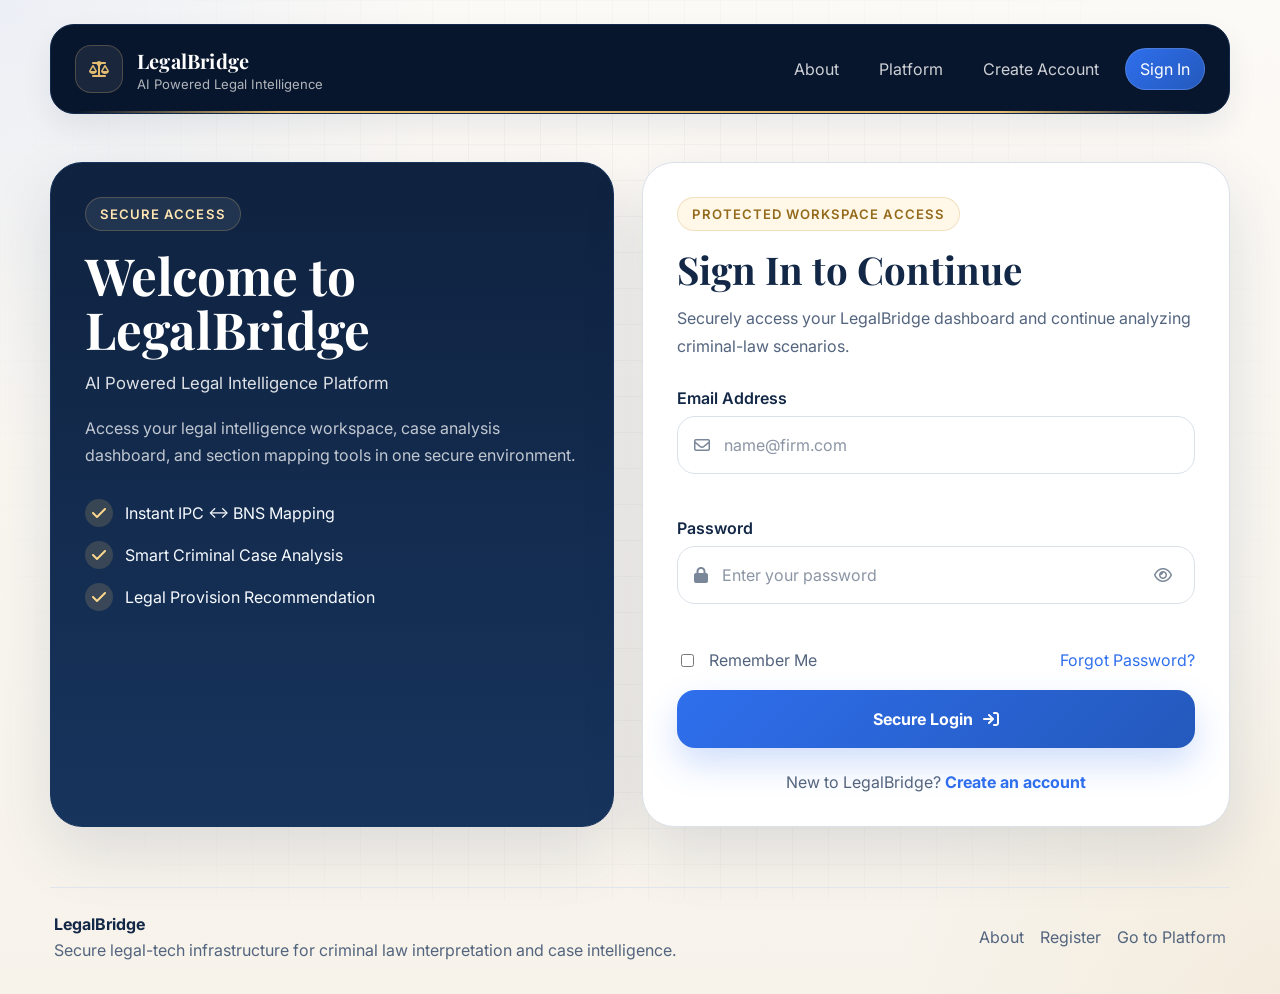
<file: frontend/index.html>
<!DOCTYPE html>
<html lang="en">
<head>
  <meta charset="UTF-8">
  <meta name="viewport" content="width=device-width, initial-scale=1.0">
  <title>LegalBridge | Legal Mapping Platform</title>
  <link rel="preconnect" href="https://fonts.googleapis.com">
  <link rel="preconnect" href="https://fonts.gstatic.com" crossorigin>
  <link href="https://fonts.googleapis.com/css2?family=Playfair+Display:wght@600;700&family=Inter:wght@400;500;600;700&display=swap" rel="stylesheet">
  <link rel="stylesheet" href="https://cdnjs.cloudflare.com/ajax/libs/font-awesome/6.5.2/css/all.min.css">
  <link rel="stylesheet" href="./auth.css">
  <link rel="stylesheet" href="./styles.css">
  <script>
    if (window.localStorage.getItem('legalbridge_logged_in') !== 'true') {
      window.location.replace('signin.html');
    }
  </script>
</head>
<body class="platform-page">
  <div class="page-shell">
    <header class="site-header">
      <nav class="navbar">
        <a class="brand" href="./index.html">
          <span class="brand-mark"><i class="fa-solid fa-scale-balanced"></i></span>
          <span class="brand-copy">
            <strong>LegalBridge</strong>
            <small>Indian Legal Mapping Platform</small>
          </span>
        </a>
        <button class="nav-toggle" type="button" aria-label="Toggle navigation" data-nav-toggle>
          <i class="fa-solid fa-bars"></i>
        </button>
        <div class="nav-links" data-nav-menu>
          <a href="./about.html">About</a>
          <a href="#workspace-tools">Workspace</a>
          <span class="nav-user" data-current-user>Guest</span>
          <button class="nav-logout" type="button" onclick="logoutUser()">Log Out</button>
        </div>
      </nav>
    </header>

    <main class="platform-main">
      <section class="workspace-header">
        <div class="workspace-header-copy">
          <h1>Legal Section Mapping Workspace</h1>
          <p>Search, compare, and browse IPC and Bharatiya Nyaya Sanhita provisions.</p>
        </div>
      </section>

      <section class="content-section workspace-section" id="workspace-tools">

        <div class="tabs-shell glass-panel">
          <div class="tabs">
            <button class="tab active" onclick="switchTab('lookup')">
              <i class="fa-solid fa-magnifying-glass"></i>
              <span>Section Lookup</span>
            </button>
            <button class="tab" onclick="switchTab('search')">
              <i class="fa-solid fa-book"></i>
              <span>Browse Sections</span>
            </button>
          </div>

          <div class="panel active" id="tab-lookup">
            <div class="lookup-grid">
              <article class="tool-card glass-panel">
                <div class="tool-card-header ipc-theme">
                  <span class="tool-icon"><i class="fa-solid fa-landmark"></i></span>
                  <div>
                    <h3>IPC to BNS Mapping</h3>
                    <p>Find the Bharatiya Nyaya Sanhita equivalent for a selected IPC section.</p>
                  </div>
                </div>
                <div class="tool-card-body">
                  <div class="compare-section-input">
                    <input type="text" id="ipcLookupInput" placeholder="IPC Section (e.g. 302, 376, 498A)" onkeydown="if(event.key==='Enter') performLookup('ipc')">
                    <button class="lookup-action ipc-action" onclick="performLookup('ipc')">Look Up</button>
                  </div>
                  <div id="ipcLookupResult">
                    <div class="empty-state">
                      <div class="icon"><i class="fa-solid fa-magnifying-glass"></i></div>
                      <p>Enter an IPC section number to see its mapped BNS equivalent.</p>
                    </div>
                  </div>
                </div>
              </article>

              <article class="tool-card glass-panel">
                <div class="tool-card-header bns-theme">
                  <span class="tool-icon"><i class="fa-solid fa-book-journal-whills"></i></span>
                  <div>
                    <h3>BNS to IPC Mapping</h3>
                    <p>Check the related IPC reference for a selected Bharatiya Nyaya Sanhita section.</p>
                  </div>
                </div>
                <div class="tool-card-body">
                  <div class="compare-section-input">
                    <input type="text" id="bnsLookupInput" placeholder="BNS Section (e.g. 103, 64, 318)" onkeydown="if(event.key==='Enter') performLookup('bns')">
                    <button class="lookup-action bns-action" onclick="performLookup('bns')">Look Up</button>
                  </div>
                  <div id="bnsLookupResult">
                    <div class="empty-state">
                      <div class="icon"><i class="fa-solid fa-magnifying-glass"></i></div>
                      <p>Enter a BNS section number to trace its related IPC provision.</p>
                    </div>
                  </div>
                </div>
              </article>
            </div>
          </div>

          <div class="panel" id="tab-search">
            <div class="search-panel-inner">
              <div class="search-intro">
                <h2>Browse All Sections</h2>
                <p>Search across IPC and BNS sections by keyword, title, or section number.</p>
              </div>

              <div class="search-bar-row">
                <input type="text" class="search-input" id="browseInput" placeholder="Search by keyword, title, or section number" oninput="browseSearch()" onkeydown="if(event.key==='Enter') browseSearch()">
                <button class="search-btn" onclick="browseSearch()">Search</button>
              </div>

              <div class="filter-row">
                <button class="filter-chip active" onclick="setFilter('all', this)">All Sections</button>
                <button class="filter-chip" onclick="setFilter('ipc', this)">IPC Only</button>
                <button class="filter-chip" onclick="setFilter('bns', this)">BNS Only</button>
                <button class="filter-chip" onclick="setFilter('new', this)">New in BNS</button>
                <button class="filter-chip" onclick="setFilter('deleted', this)">Deleted in BNS</button>
              </div>

              <div id="browseResults">
                <div class="no-results">
                  <div class="icon"><i class="fa-solid fa-book-open"></i></div>
                  <p>Type a keyword to search through IPC and BNS sections.</p>
                </div>
              </div>
            </div>
          </div>
        </div>
      </section>
    </main>

    <footer class="site-footer">
      <div>
        <strong>LegalBridge</strong>
        <span>Structured legal section mapping for Indian criminal law workflows.</span>
      </div>
      <div class="footer-links">
        <a href="./about.html">About</a>
        <a href="./signup.html">Register</a>
        <a href="./signin.html">Sign In</a>
      </div>
    </footer>
  </div>

  <div class="section-modal-backdrop" id="sectionDetailModal" aria-hidden="true" onclick="handleSectionModalBackdrop(event)">
    <section class="section-detail-modal" role="dialog" aria-modal="true" aria-labelledby="sectionModalTitle">
      <div class="section-modal-header">
        <div class="section-modal-heading">
          <span class="section-modal-badge" id="sectionModalBadge">IPC &sect;302</span>
          <h2 id="sectionModalTitle">Section title</h2>
        </div>
        <button class="section-modal-close" type="button" aria-label="Close section details" onclick="closeSectionModal()">
          <i class="fa-solid fa-xmark"></i>
        </button>
      </div>
      <div class="section-modal-body">
        <div class="section-modal-block">
          <span class="section-modal-label">Complete statutory text</span>
          <div class="statutory-reader" id="sectionModalDescription"></div>
        </div>
        <div class="section-modal-block section-modal-mapping">
          <span class="section-modal-label">Equivalent mapped section</span>
          <p id="sectionModalMapping"></p>
        </div>
      </div>
    </section>
  </div>

  <script src="./config.js"></script>
  <script src="./legal-data.js"></script>
  <script src="./auth.js"></script>
  <script src="./app.js"></script>
</body>
</html>
</file>
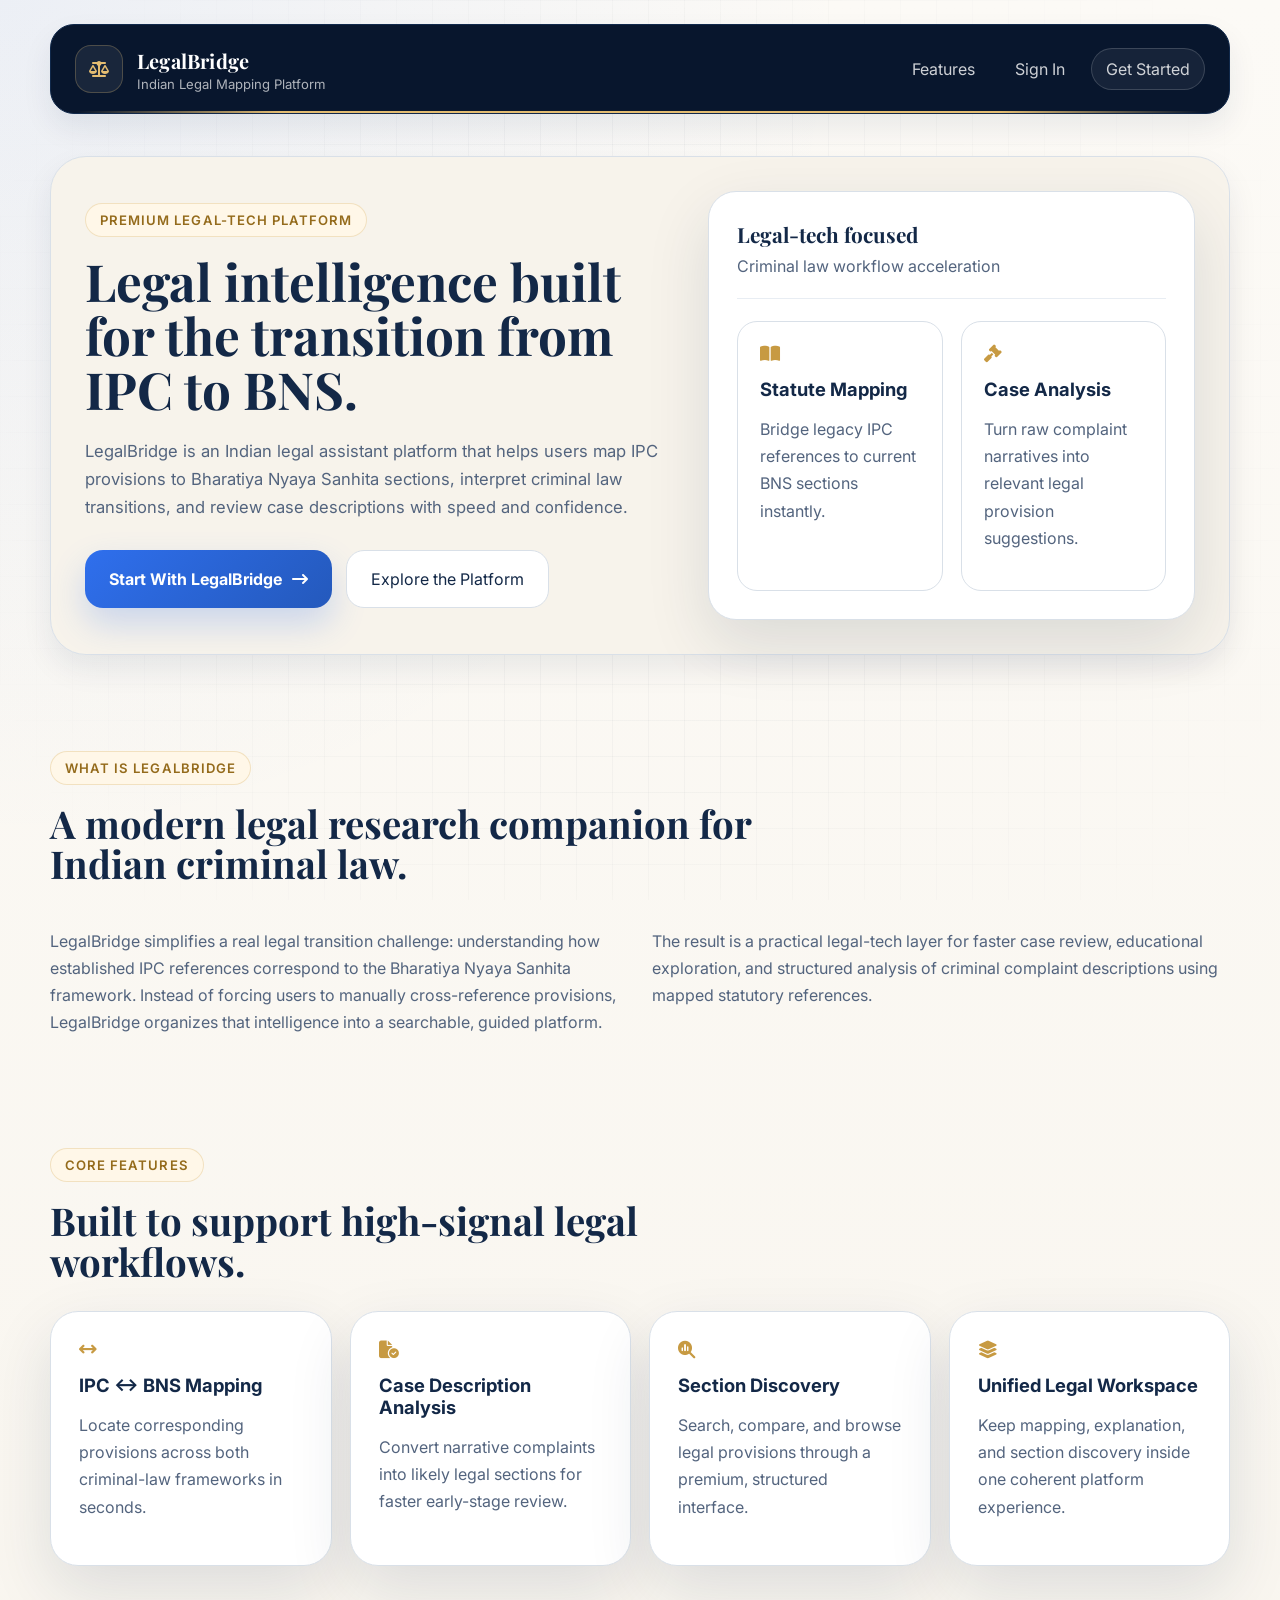
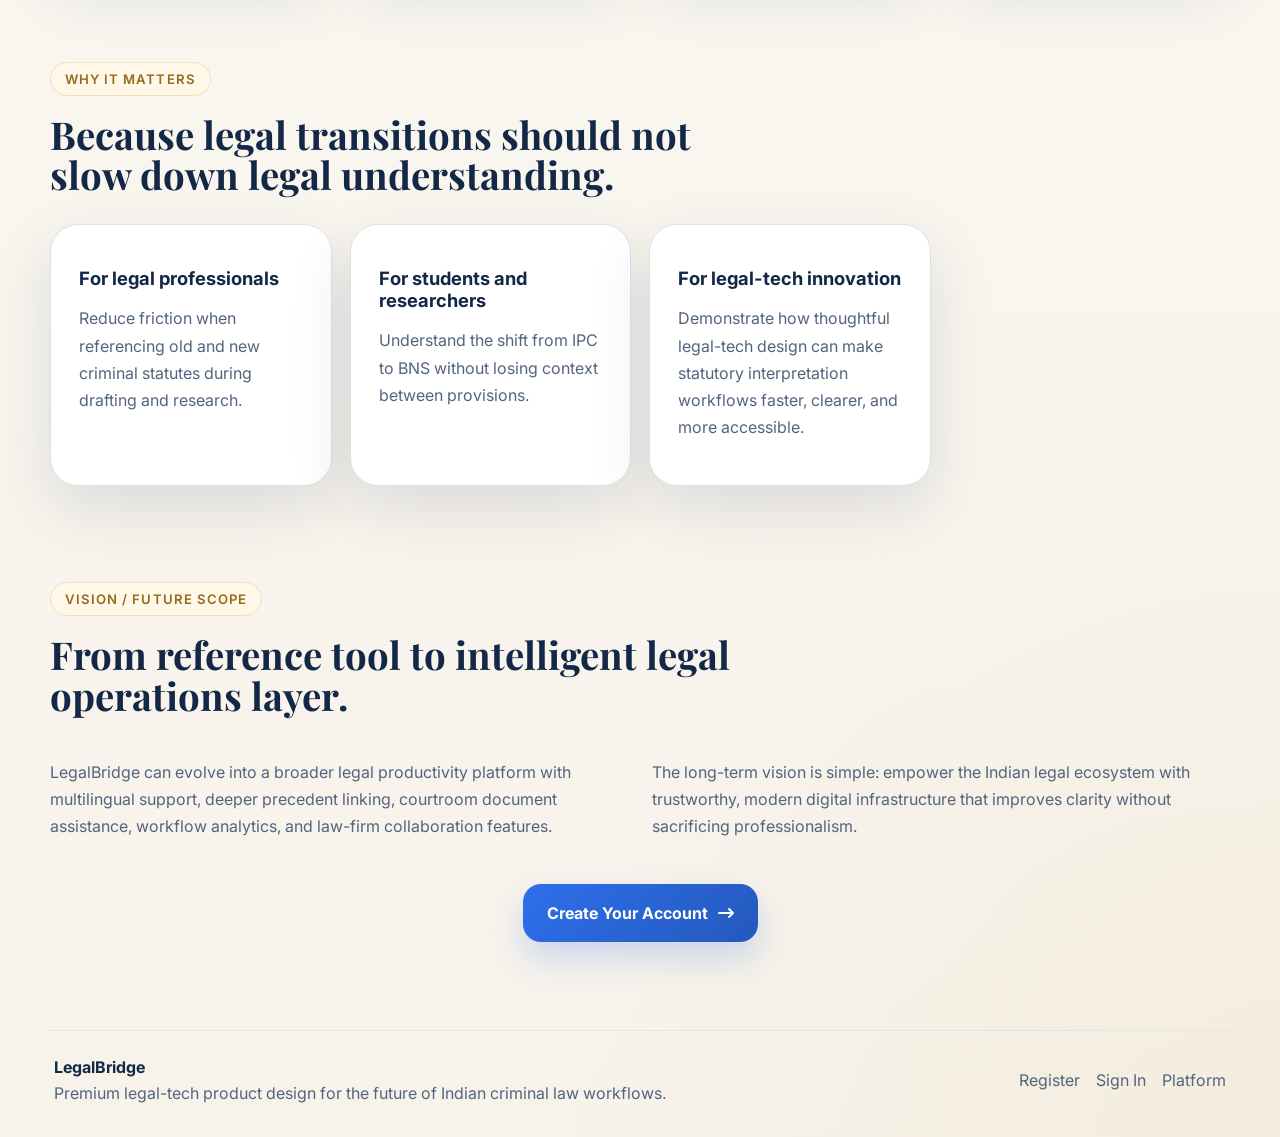
<file: frontend/about.html>
<!DOCTYPE html>
<!-- This is a comment -->
<html lang="en">
<head>
  <meta charset="UTF-8">
  <meta name="viewport" content="width=device-width, initial-scale=1.0">
  <title>LegalBridge | About</title>
  <link rel="preconnect" href="https://fonts.googleapis.com">
  <link rel="preconnect" href="https://fonts.gstatic.com" crossorigin>
  <link href="https://fonts.googleapis.com/css2?family=Playfair+Display:wght@600;700&family=Inter:wght@400;500;600;700&display=swap" rel="stylesheet">
  <link rel="stylesheet" href="https://cdnjs.cloudflare.com/ajax/libs/font-awesome/6.5.2/css/all.min.css">
  <link rel="stylesheet" href="./auth.css">
</head>
<body class="about-page">
  <div class="page-shell">
    <header class="site-header">
      <nav class="navbar">
        <a class="brand" href="./index.html">
          <span class="brand-mark"><i class="fa-solid fa-scale-balanced"></i></span>
          <span class="brand-copy">
            <strong>LegalBridge</strong>
            <small>Indian Legal Mapping Platform</small>
          </span>
        </a>
        <button class="nav-toggle" type="button" aria-label="Toggle navigation" data-nav-toggle>
          <i class="fa-solid fa-bars"></i>
        </button>
        <div class="nav-links" data-nav-menu>
          <a href="#features">Features</a>
          <a href="./signin.html">Sign In</a>
          <a href="./signup.html" class="nav-cta">Get Started</a>
        </div>
      </nav>
    </header>

    <main class="about-main">
      <section class="hero-section">
        <div class="hero-copy">
          <span class="hero-chip">Premium Legal-Tech Platform</span>
          <h1>Legal intelligence built for the transition from IPC to BNS.</h1>
          <p>
            LegalBridge is an Indian legal assistant platform that helps users map IPC provisions to Bharatiya Nyaya Sanhita sections, interpret criminal law transitions, and review case descriptions with speed and confidence.
          </p>
          <div class="hero-actions">
            <a href="./signup.html" class="primary-button link-button">
              <span>Start With LegalBridge</span>
              <i class="fa-solid fa-arrow-right-long"></i>
            </a>
            <a href="./index.html" class="secondary-button">Explore the Platform</a>
          </div>
        </div>

        <div class="hero-visual glass-panel">
          <div class="visual-stat">
            <strong>Legal-tech focused</strong>
            <span>Criminal law workflow acceleration</span>
          </div>
          <div class="visual-grid">
            <article>
              <i class="fa-solid fa-book-open"></i>
              <h3>Statute Mapping</h3>
              <p>Bridge legacy IPC references to current BNS sections instantly.</p>
            </article>
            <article>
              <i class="fa-solid fa-gavel"></i>
              <h3>Case Analysis</h3>
              <p>Turn raw complaint narratives into relevant legal provision suggestions.</p>
            </article>
          </div>
        </div>
      </section>

      <section class="content-section" id="what-is">
        <div class="section-heading">
          <span class="eyebrow">What is LegalBridge</span>
          <h2>A modern legal research companion for Indian criminal law.</h2>
        </div>
        <div class="two-col-copy">
          <p>
            LegalBridge simplifies a real legal transition challenge: understanding how established IPC references correspond to the Bharatiya Nyaya Sanhita framework. Instead of forcing users to manually cross-reference provisions, LegalBridge organizes that intelligence into a searchable, guided platform.
          </p>
          <p>
            The result is a practical legal-tech layer for faster case review, educational exploration, and structured analysis of criminal complaint descriptions using mapped statutory references.
          </p>
        </div>
      </section>

      <section class="content-section" id="features">
        <div class="section-heading">
          <span class="eyebrow">Core Features</span>
          <h2>Built to support high-signal legal workflows.</h2>
        </div>
        <div class="card-grid">
          <article class="info-card glass-panel">
            <i class="fa-solid fa-arrows-left-right"></i>
            <h3>IPC ↔ BNS Mapping</h3>
            <p>Locate corresponding provisions across both criminal-law frameworks in seconds.</p>
          </article>
          <article class="info-card glass-panel">
            <i class="fa-solid fa-file-circle-check"></i>
            <h3>Case Description Analysis</h3>
            <p>Convert narrative complaints into likely legal sections for faster early-stage review.</p>
          </article>
          <article class="info-card glass-panel">
            <i class="fa-solid fa-magnifying-glass-chart"></i>
            <h3>Section Discovery</h3>
            <p>Search, compare, and browse legal provisions through a premium, structured interface.</p>
          </article>
          <article class="info-card glass-panel">
            <i class="fa-solid fa-layer-group"></i>
            <h3>Unified Legal Workspace</h3>
            <p>Keep mapping, explanation, and section discovery inside one coherent platform experience.</p>
          </article>
        </div>
      </section>

      <section class="content-section emphasis-section">
        <div class="section-heading">
          <span class="eyebrow">Why It Matters</span>
          <h2>Because legal transitions should not slow down legal understanding.</h2>
        </div>
        <div class="impact-grid">
          <div class="impact-item glass-panel">
            <h3>For legal professionals</h3>
            <p>Reduce friction when referencing old and new criminal statutes during drafting and research.</p>
          </div>
          <div class="impact-item glass-panel">
            <h3>For students and researchers</h3>
            <p>Understand the shift from IPC to BNS without losing context between provisions.</p>
          </div>
          <div class="impact-item glass-panel">
            <h3>For legal-tech innovation</h3>
            <p>Demonstrate how thoughtful legal-tech design can make statutory interpretation workflows faster, clearer, and more accessible.</p>
          </div>
        </div>
      </section>

      <section class="content-section future-section">
        <div class="section-heading">
          <span class="eyebrow">Vision / Future Scope</span>
          <h2>From reference tool to intelligent legal operations layer.</h2>
        </div>
        <div class="two-col-copy">
          <p>
            LegalBridge can evolve into a broader legal productivity platform with multilingual support, deeper precedent linking, courtroom document assistance, workflow analytics, and law-firm collaboration features.
          </p>
          <p>
            The long-term vision is simple: empower the Indian legal ecosystem with trustworthy, modern digital infrastructure that improves clarity without sacrificing professionalism.
          </p>
        </div>
        <div class="hero-actions centered">
          <a href="./signup.html" class="primary-button link-button">
            <span>Create Your Account</span>
            <i class="fa-solid fa-arrow-right-long"></i>
          </a>
        </div>
      </section>
    </main>

    <footer class="site-footer">
      <div>
        <strong>LegalBridge</strong>
        <span>Premium legal-tech product design for the future of Indian criminal law workflows.</span>
      </div>
      <div class="footer-links">
        <a href="./signup.html">Register</a>
        <a href="./signin.html">Sign In</a>
        <a href="./index.html">Platform</a>
      </div>
    </footer>
  </div>

  <script src="./config.js"></script>
  <script src="./auth.js"></script>
</body>
</html>
</file>
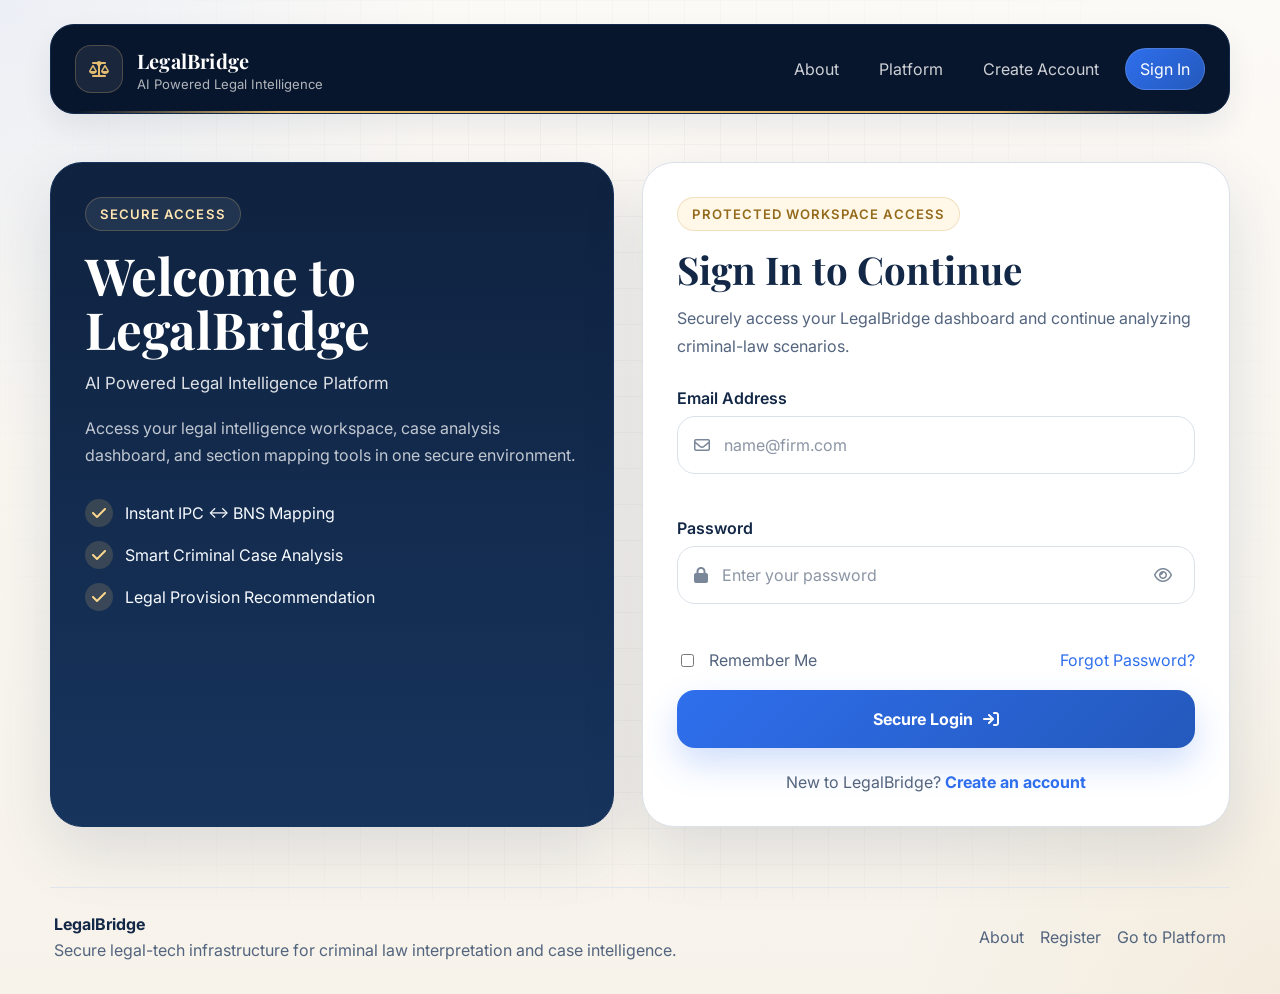
<file: frontend/signin.html>
<!DOCTYPE html>
<html lang="en">
<head>
  <meta charset="UTF-8">
  <meta name="viewport" content="width=device-width, initial-scale=1.0">
  <title>LegalBridge | Secure Sign In</title>
  <link rel="preconnect" href="https://fonts.googleapis.com">
  <link rel="preconnect" href="https://fonts.gstatic.com" crossorigin>
  <link href="https://fonts.googleapis.com/css2?family=Playfair+Display:wght@600;700&family=Inter:wght@400;500;600;700&display=swap" rel="stylesheet">
  <link rel="stylesheet" href="https://cdnjs.cloudflare.com/ajax/libs/font-awesome/6.5.2/css/all.min.css">
  <link rel="stylesheet" href="./auth.css">
</head>
<body class="auth-page signin-page">
  <div class="page-shell">
    <header class="site-header">
      <nav class="navbar">
        <a class="brand" href="./index.html" data-platform-link>
          <span class="brand-mark"><i class="fa-solid fa-scale-balanced"></i></span>
          <span class="brand-copy">
            <strong>LegalBridge</strong>
            <small>AI Powered Legal Intelligence</small>
          </span>
        </a>
        <button class="nav-toggle" type="button" aria-label="Toggle navigation" data-nav-toggle>
          <i class="fa-solid fa-bars"></i>
        </button>
        <div class="nav-links" data-nav-menu>
          <a href="./about.html">About</a>
          <a href="./index.html" data-platform-link>Platform</a>
          <a href="./signup.html">Create Account</a>
          <a href="./signin.html" class="nav-cta active">Sign In</a>
        </div>
      </nav>
    </header>

    <main class="auth-main">
      <section class="auth-layout signin-layout">
        <aside class="brand-panel glass-panel">
          <div class="panel-badge">Secure Access</div>
          <h1>Welcome to LegalBridge</h1>
          <p class="brand-subtitle">AI Powered Legal Intelligence Platform</p>
          <p class="brand-description">
            Access your legal intelligence workspace, case analysis dashboard, and section mapping tools in one secure environment.
          </p>

          <ul class="feature-list">
            <li><i class="fa-solid fa-check"></i> Instant IPC ↔ BNS Mapping</li>
            <li><i class="fa-solid fa-check"></i> Smart Criminal Case Analysis</li>
            <li><i class="fa-solid fa-check"></i> Legal Provision Recommendation</li>
          </ul>

        </aside>

        <section class="form-panel glass-panel">
          <div class="form-heading">
            <span class="eyebrow">Protected workspace access</span>
            <h2>Sign In to Continue</h2>
            <p>Securely access your LegalBridge dashboard and continue analyzing criminal-law scenarios.</p>
          </div>

          <form class="auth-form" data-auth-form="signin" novalidate>
            <div class="field-group">
              <label for="signin-email">Email Address</label>
              <div class="input-shell">
                <i class="fa-regular fa-envelope"></i>
                <input id="signin-email" name="email" type="email" placeholder="name@firm.com" data-validate="email" required>
              </div>
              <small class="field-message"></small>
            </div>

            <div class="field-group">
              <label for="signin-password">Password</label>
              <div class="input-shell">
                <i class="fa-solid fa-lock"></i>
                <input id="signin-password" name="password" type="password" placeholder="Enter your password" data-validate="password" required>
                <button class="input-action" type="button" data-toggle-password aria-label="Show password">
                  <i class="fa-regular fa-eye"></i>
                </button>
              </div>
              <small class="field-message"></small>
            </div>

            <div class="form-meta">
              <label class="checkbox-row compact">
                <input type="checkbox" name="rememberMe">
                <span>Remember Me</span>
              </label>
              <a class="text-link" href="#">Forgot Password?</a>
            </div>


            <button class="primary-button" type="submit" data-submit-label="Secure Login">
              <span>Secure Login</span>
              <i class="fa-solid fa-arrow-right-to-bracket"></i>
            </button>

            <p class="redirect-copy">
              New to LegalBridge?
              <a href="./signup.html">Create an account</a>
            </p>
          </form>
        </section>
      </section>
    </main>

    <footer class="site-footer">
      <div>
        <strong>LegalBridge</strong>
        <span>Secure legal-tech infrastructure for criminal law interpretation and case intelligence.</span>
      </div>
      <div class="footer-links">
        <a href="./about.html">About</a>
        <a href="./signup.html">Register</a>
        <a href="./index.html" data-platform-link>Go to Platform</a>
      </div>
    </footer>
  </div>

  <div class="toast" id="authToast" role="status" aria-live="polite">
    <i class="fa-solid fa-circle-check"></i>
    <span data-toast-message>Success</span>
  </div>

  <script src="./config.js"></script>
  <script src="./auth.js"></script>
</body>
</html>
</file>
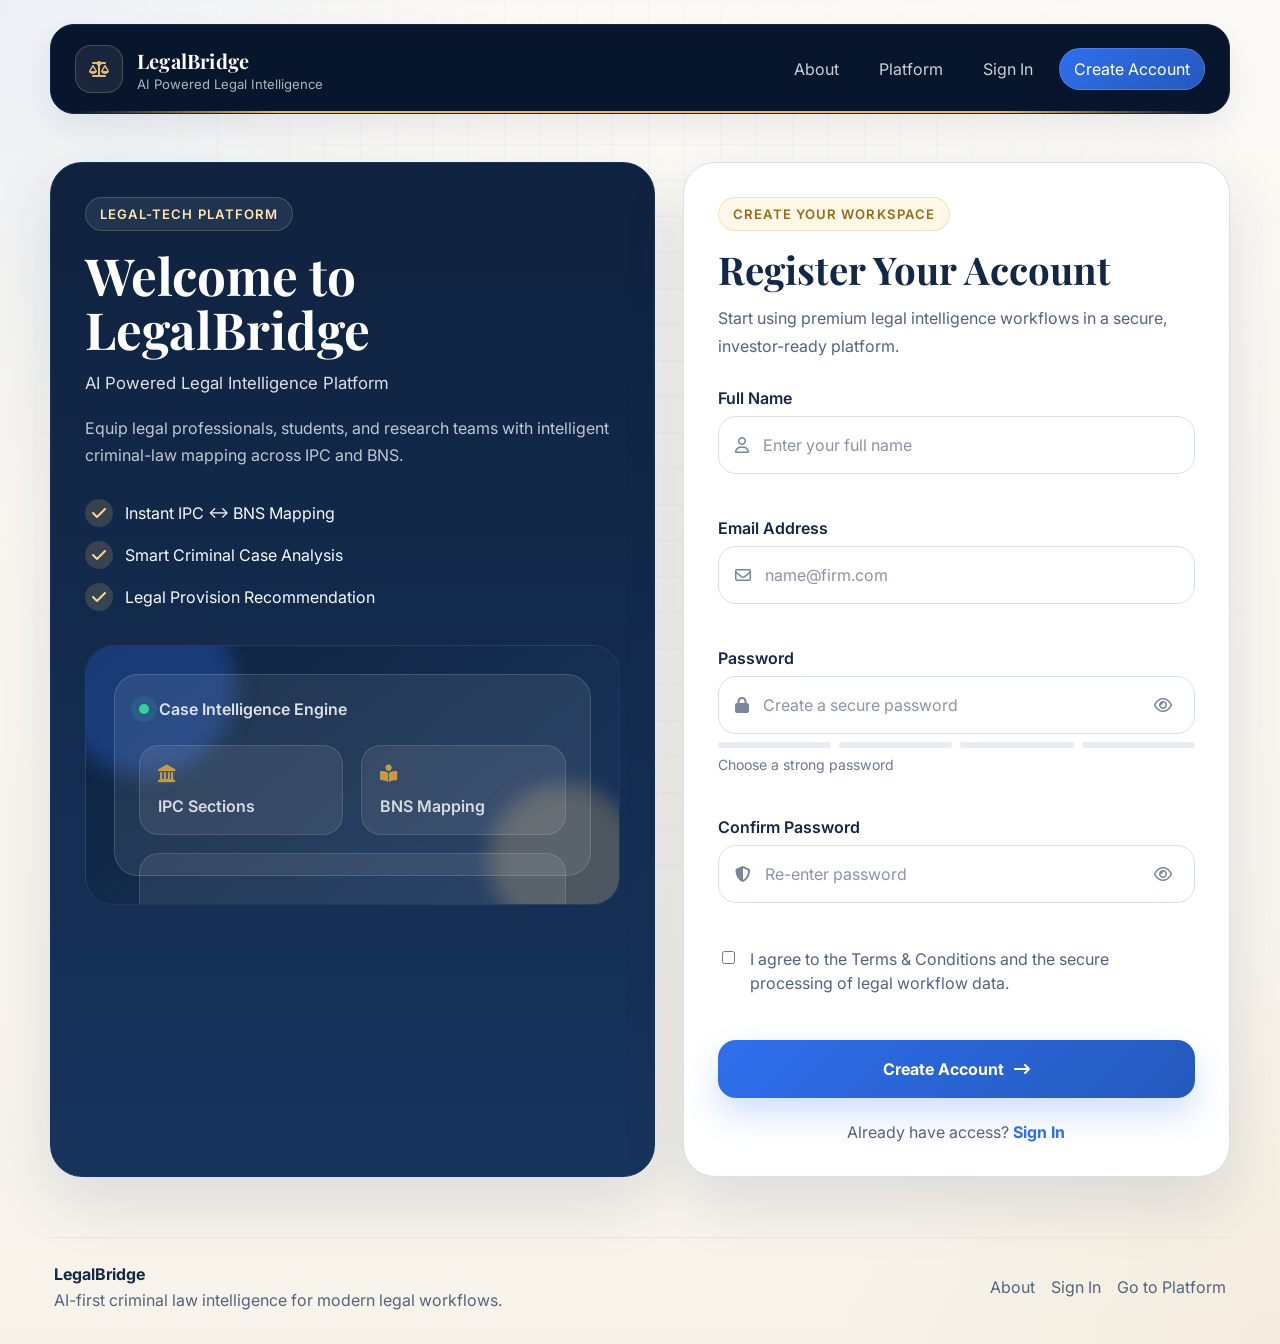
<file: frontend/signup.html>
<!DOCTYPE html>
<html lang="en">
<head>
  <meta charset="UTF-8">
  <meta name="viewport" content="width=device-width, initial-scale=1.0">
  <title>LegalBridge | Create Account</title>
  <link rel="preconnect" href="https://fonts.googleapis.com">
  <link rel="preconnect" href="https://fonts.gstatic.com" crossorigin>
  <link href="https://fonts.googleapis.com/css2?family=Playfair+Display:wght@600;700&family=Inter:wght@400;500;600;700&display=swap" rel="stylesheet">
  <link rel="stylesheet" href="https://cdnjs.cloudflare.com/ajax/libs/font-awesome/6.5.2/css/all.min.css">
  <link rel="stylesheet" href="./auth.css">
</head>
<body class="auth-page signup-page">
  <div class="page-shell">
    <header class="site-header">
      <nav class="navbar">
        <a class="brand" href="./index.html" data-platform-link>
          <span class="brand-mark"><i class="fa-solid fa-scale-balanced"></i></span>
          <span class="brand-copy">
            <strong>LegalBridge</strong>
            <small>AI Powered Legal Intelligence</small>
          </span>
        </a>
        <button class="nav-toggle" type="button" aria-label="Toggle navigation" data-nav-toggle>
          <i class="fa-solid fa-bars"></i>
        </button>
        <div class="nav-links" data-nav-menu>
          <a href="./about.html">About</a>
          <a href="./index.html" data-platform-link>Platform</a>
          <a href="./signin.html">Sign In</a>
          <a href="./signup.html" class="nav-cta active">Create Account</a>
        </div>
      </nav>
    </header>

    <main class="auth-main">
      <section class="auth-layout">
        <aside class="brand-panel glass-panel">
          <div class="panel-badge">Legal-Tech Platform</div>
          <h1>Welcome to LegalBridge</h1>
          <p class="brand-subtitle">AI Powered Legal Intelligence Platform</p>
          <p class="brand-description">
            Equip legal professionals, students, and research teams with intelligent criminal-law mapping across IPC and BNS.
          </p>

          <ul class="feature-list">
            <li><i class="fa-solid fa-check"></i> Instant IPC ↔ BNS Mapping</li>
            <li><i class="fa-solid fa-check"></i> Smart Criminal Case Analysis</li>
            <li><i class="fa-solid fa-check"></i> Legal Provision Recommendation</li>
          </ul>

          <div class="legal-illustration" aria-hidden="true">
            <div class="orb orb-one"></div>
            <div class="orb orb-two"></div>
            <div class="legal-card">
              <div class="legal-card-top">
                <span class="status-dot"></span>
                <span>Case Intelligence Engine</span>
              </div>
              <div class="legal-card-grid">
                <div class="mini-tile">
                  <i class="fa-solid fa-landmark"></i>
                  <span>IPC Sections</span>
                </div>
                <div class="mini-tile">
                  <i class="fa-solid fa-book-open-reader"></i>
                  <span>BNS Mapping</span>
                </div>
                <div class="mini-tile wide">
                  <i class="fa-solid fa-sparkles"></i>
                  <span>AI Case Analysis</span>
                </div>
              </div>
            </div>
          </div>
        </aside>

        <section class="form-panel glass-panel">
          <div class="form-heading">
            <span class="eyebrow">Create your workspace</span>
            <h2>Register Your Account</h2>
            <p>Start using premium legal intelligence workflows in a secure, investor-ready platform.</p>
          </div>

          <form class="auth-form" data-auth-form="signup" novalidate>
            <div class="field-grid">
              <div class="field-group">
                <label for="signup-name">Full Name</label>
                <div class="input-shell">
                  <i class="fa-regular fa-user"></i>
                  <input id="signup-name" name="fullName" type="text" placeholder="Enter your full name" data-validate="name" required>
                </div>
                <small class="field-message"></small>
              </div>

              <div class="field-group">
                <label for="signup-email">Email Address</label>
                <div class="input-shell">
                  <i class="fa-regular fa-envelope"></i>
                  <input id="signup-email" name="email" type="email" placeholder="name@firm.com" data-validate="email" required>
                </div>
                <small class="field-message"></small>
              </div>

              <div class="field-group">
                <label for="signup-password">Password</label>
                <div class="input-shell">
                  <i class="fa-solid fa-lock"></i>
                  <input id="signup-password" name="password" type="password" placeholder="Create a secure password" data-password-source data-validate="password" required>
                  <button class="input-action" type="button" data-toggle-password aria-label="Show password">
                    <i class="fa-regular fa-eye"></i>
                  </button>
                </div>
                <div class="strength-meter" aria-hidden="true">
                  <span></span>
                  <span></span>
                  <span></span>
                  <span></span>
                </div>
                <div class="strength-copy" data-password-strength>Choose a strong password</div>
                <small class="field-message"></small>
              </div>

              <div class="field-group">
                <label for="signup-confirm">Confirm Password</label>
                <div class="input-shell">
                  <i class="fa-solid fa-shield-halved"></i>
                  <input id="signup-confirm" name="confirmPassword" type="password" placeholder="Re-enter password" data-confirm-password data-validate="confirm-password" required>
                  <button class="input-action" type="button" data-toggle-password aria-label="Show password">
                    <i class="fa-regular fa-eye"></i>
                  </button>
                </div>
                <small class="field-message"></small>
              </div>
            </div>

            <label class="checkbox-row">
              <input type="checkbox" name="terms" data-validate="terms" required>
              <span>I agree to the Terms &amp; Conditions and the secure processing of legal workflow data.</span>
            </label>
            <small class="field-message checkbox-message"></small>

            <button class="primary-button" type="submit" data-submit-label="Create Account">
              <span>Create Account</span>
              <i class="fa-solid fa-arrow-right-long"></i>
            </button>

            <p class="redirect-copy">
              Already have access?
              <a href="./signin.html">Sign In</a>
            </p>
          </form>
        </section>
      </section>
    </main>

    <footer class="site-footer">
      <div>
        <strong>LegalBridge</strong>
        <span>AI-first criminal law intelligence for modern legal workflows.</span>
      </div>
      <div class="footer-links">
        <a href="./about.html">About</a>
        <a href="./signin.html">Sign In</a>
        <a href="./index.html" data-platform-link>Go to Platform</a>
      </div>
    </footer>
  </div>

  <div class="toast" id="authToast" role="status" aria-live="polite">
    <i class="fa-solid fa-circle-check"></i>
    <span data-toast-message>Success</span>
  </div>

  <script src="./config.js"></script>
  <script src="./auth.js"></script>
</body>
</html>
</file>
<file: frontend/auth.css>
:root {
  --navy-950: #08162d;
  --navy-900: #102344;
  --navy-800: #1d3763;
  --navy-700: #284d88;
  --blue-500: #2f6fed;
  --blue-600: #2459bc;
  --white: #ffffff;
  --offwhite: #f7f3eb;
  --offwhite-strong: #fcfaf6;
  --ink: #132847;
  --ink-soft: #53647e;
  --muted: #6c7b91;
  --gold-500: #c79a42;
  --gold-400: #e3bc71;
  --gold-200: rgba(199, 154, 66, 0.16);
  --slate-line: #d9e0e8;
  --line: rgba(255, 255, 255, 0.14);
  --shadow-xl: 0 24px 64px rgba(19, 40, 71, 0.12);
  --shadow-md: 0 14px 30px rgba(19, 40, 71, 0.08);
  --success: #34d399;
  --danger: #ff7a8a;
  --warning: #f7c66a;
}

* {
  box-sizing: border-box;
}

html {
  scroll-behavior: smooth;
}

body {
  margin: 0;
  font-family: "Inter", sans-serif;
  color: var(--ink);
  background:
    radial-gradient(circle at top left, rgba(47, 111, 237, 0.08), transparent 28%),
    radial-gradient(circle at bottom right, rgba(199, 154, 66, 0.08), transparent 24%),
    linear-gradient(180deg, var(--offwhite-strong) 0%, var(--offwhite) 100%);
  min-height: 100vh;
  overflow-x: hidden;
}

body::before {
  content: "";
  position: fixed;
  inset: 0;
  pointer-events: none;
  background:
    linear-gradient(rgba(19, 40, 71, 0.03) 1px, transparent 1px),
    linear-gradient(90deg, rgba(19, 40, 71, 0.03) 1px, transparent 1px);
  background-size: 36px 36px;
  mask-image: radial-gradient(circle at center, black 42%, transparent 90%);
}

a {
  color: inherit;
  text-decoration: none;
}

button,
input {
  font: inherit;
}

.page-shell {
  position: relative;
  min-height: 100vh;
  padding: 24px;
}

.site-header,
.site-footer,
.auth-main,
.about-main {
  position: relative;
  z-index: 1;
}

.navbar,
.site-footer,
.auth-layout,
.hero-section,
.content-section {
  width: min(1180px, calc(100% - 24px));
  margin: 0 auto;
}

.navbar {
  position: relative;
  display: flex;
  align-items: center;
  justify-content: space-between;
  gap: 24px;
  padding: 20px 24px;
  border: 1px solid #11294b;
  border-radius: 24px;
  background: var(--navy-950);
  box-shadow: var(--shadow-md);
}

.navbar::after {
  content: "";
  position: absolute;
  left: 26px;
  right: 26px;
  bottom: 0;
  height: 2px;
  border-radius: 999px;
  background: linear-gradient(90deg, transparent 0%, var(--gold-400) 18%, var(--gold-400) 82%, transparent 100%);
}

.brand {
  display: inline-flex;
  align-items: center;
  gap: 14px;
}

.brand-mark {
  width: 48px;
  height: 48px;
  display: grid;
  place-items: center;
  border-radius: 16px;
  color: var(--gold-400);
  background: rgba(255, 255, 255, 0.07);
  border: 1px solid rgba(227, 188, 113, 0.26);
}

.brand-copy {
  display: flex;
  flex-direction: column;
  gap: 2px;
}

.brand-copy strong {
  font-family: "Playfair Display", serif;
  font-size: 1.25rem;
  letter-spacing: 0.01em;
  color: var(--white);
}

.brand-copy small {
  color: rgba(255, 255, 255, 0.68);
  font-size: 0.82rem;
}

.nav-links {
  display: flex;
  align-items: center;
  gap: 12px;
}

.nav-user {
  display: inline-flex;
  align-items: center;
  min-height: 42px;
  padding: 0 14px;
  border-radius: 999px;
  border: 1px solid rgba(255, 255, 255, 0.16);
  color: var(--white);
  background: rgba(255, 255, 255, 0.06);
  font-weight: 600;
  white-space: nowrap;
}

.nav-links a {
  color: rgba(255, 255, 255, 0.8);
  padding: 10px 14px;
  border-radius: 999px;
  transition: background 0.25s ease, color 0.25s ease, transform 0.25s ease;
}

.nav-links a:hover,
.nav-links a:focus-visible {
  color: var(--white);
  background: rgba(255, 255, 255, 0.08);
  transform: translateY(-1px);
}

.nav-cta {
  border: 1px solid rgba(255, 255, 255, 0.16);
  background: rgba(255, 255, 255, 0.06);
}

.nav-cta.active,
.nav-cta:hover {
  color: var(--white);
  background: linear-gradient(135deg, var(--blue-500), var(--blue-600));
}

.nav-toggle {
  display: none;
  width: 44px;
  height: 44px;
  border: 1px solid rgba(255, 255, 255, 0.14);
  border-radius: 14px;
  background: rgba(255, 255, 255, 0.06);
  color: var(--white);
}

.glass-panel {
  border: 1px solid var(--slate-line);
  background: var(--white);
  box-shadow: var(--shadow-xl);
}

.auth-main {
  padding: 48px 0 24px;
}

.auth-layout {
  display: grid;
  grid-template-columns: 1.05fr 0.95fr;
  gap: 28px;
  align-items: stretch;
}

.signin-layout {
  grid-template-columns: 0.98fr 1.02fr;
}

.brand-panel,
.form-panel {
  border-radius: 32px;
  padding: 34px;
}

.brand-panel {
  border-color: #17345d;
  background: linear-gradient(180deg, #0f223f 0%, #17345d 100%);
  color: var(--white);
}

.form-panel {
  background: var(--white);
}

.panel-badge,
.eyebrow,
.hero-chip {
  display: inline-flex;
  align-items: center;
  gap: 8px;
  width: fit-content;
  padding: 8px 14px;
  border-radius: 999px;
  border: 1px solid rgba(199, 154, 66, 0.24);
  background: #fff7e8;
  color: #946b1c;
  font-size: 0.82rem;
  font-weight: 600;
  text-transform: uppercase;
  letter-spacing: 0.08em;
}

.brand-panel .panel-badge {
  background: rgba(255, 255, 255, 0.08);
  color: #ffe5b1;
  border-color: rgba(227, 188, 113, 0.24);
}

.brand-panel h1,
.hero-copy h1,
.form-heading h2,
.section-heading h2 {
  margin: 18px 0 0;
  font-family: "Playfair Display", serif;
  line-height: 1.05;
}

.brand-panel h1,
.hero-copy h1 {
  font-size: clamp(2.4rem, 4vw, 4.7rem);
}

.form-heading h2,
.section-heading h2 {
  font-size: clamp(2rem, 3vw, 3rem);
  color: var(--ink);
}

.brand-subtitle,
.brand-description,
.form-heading p,
.hero-copy p,
.two-col-copy p,
.info-card p,
.impact-item p,
.stack-card p,
.visual-grid p {
  color: var(--ink-soft);
  line-height: 1.7;
}

.brand-subtitle {
  margin: 12px 0 0;
  font-size: 1.05rem;
  color: rgba(255, 255, 255, 0.86);
}

.brand-description {
  margin: 18px 0 0;
  max-width: 54ch;
  color: rgba(255, 255, 255, 0.74);
}

.feature-list {
  list-style: none;
  padding: 0;
  margin: 30px 0 0;
  display: grid;
  gap: 14px;
}

.feature-list li {
  display: flex;
  align-items: center;
  gap: 12px;
  color: #f7fbff;
}

.feature-list i {
  width: 28px;
  height: 28px;
  display: grid;
  place-items: center;
  border-radius: 50%;
  background: rgba(227, 188, 113, 0.18);
  color: #ffd98d;
}

.legal-illustration,
.trust-card {
  margin-top: 34px;
}

.legal-illustration {
  position: relative;
  min-height: 260px;
  overflow: hidden;
  border-radius: 28px;
  border: 1px solid rgba(255, 255, 255, 0.08);
  background: linear-gradient(135deg, rgba(14, 35, 63, 0.92), rgba(30, 60, 102, 0.52));
}

.orb {
  position: absolute;
  border-radius: 50%;
  filter: blur(10px);
}

.orb-one {
  width: 180px;
  height: 180px;
  top: -50px;
  left: -30px;
  background: rgba(47, 111, 237, 0.32);
}

.orb-two {
  width: 150px;
  height: 150px;
  right: -20px;
  bottom: -30px;
  background: rgba(227, 188, 113, 0.26);
}

.legal-card {
  position: absolute;
  inset: 28px;
  padding: 24px;
  border-radius: 24px;
  border: 1px solid rgba(255, 255, 255, 0.14);
  background: rgba(255, 255, 255, 0.08);
}

.legal-card-top {
  display: flex;
  align-items: center;
  gap: 10px;
  color: rgba(255, 255, 255, 0.84);
  font-weight: 600;
}

.status-dot {
  width: 10px;
  height: 10px;
  border-radius: 50%;
  background: var(--success);
  box-shadow: 0 0 0 8px rgba(52, 211, 153, 0.12);
}

.legal-card-grid,
.visual-grid,
.card-grid,
.stack-grid,
.impact-grid {
  display: grid;
  gap: 18px;
}

.legal-card-grid {
  grid-template-columns: repeat(2, minmax(0, 1fr));
  margin-top: 26px;
}

.mini-tile {
  padding: 18px;
  border-radius: 20px;
  background: rgba(255, 255, 255, 0.08);
  border: 1px solid rgba(255, 255, 255, 0.12);
}

.mini-tile.wide {
  grid-column: 1 / -1;
}

.mini-tile i,
.trust-card i,
.info-card i,
.stack-card i,
.visual-grid i {
  color: var(--gold-500);
  font-size: 1.1rem;
}

.mini-tile span {
  display: block;
  margin-top: 12px;
  color: rgba(255, 255, 255, 0.8);
  font-weight: 600;
}

.trust-card {
  padding: 22px;
  border-radius: 24px;
  background: rgba(255, 255, 255, 0.06);
  border: 1px solid rgba(255, 255, 255, 0.12);
}

.trust-badge {
  display: inline-flex;
  align-items: center;
  gap: 10px;
  padding: 8px 14px;
  border-radius: 999px;
  background: rgba(255, 255, 255, 0.08);
  color: #ffe5b1;
  font-weight: 700;
}

.trust-card p {
  margin: 16px 0 0;
  color: rgba(255, 255, 255, 0.74);
}

.form-heading {
  margin-bottom: 28px;
}

.auth-form {
  display: grid;
  gap: 18px;
}

.field-grid {
  display: grid;
  gap: 18px;
}

.field-group {
  display: grid;
  gap: 8px;
}

.field-group label {
  font-weight: 600;
  color: var(--ink);
}

.input-shell {
  position: relative;
  display: flex;
  align-items: center;
  gap: 12px;
  min-height: 58px;
  padding: 0 16px;
  border: 1px solid var(--slate-line);
  border-radius: 18px;
  background: var(--white);
  transition: border-color 0.2s ease, transform 0.2s ease, box-shadow 0.2s ease;
}

.input-shell:focus-within {
  border-color: rgba(47, 111, 237, 0.65);
  box-shadow: 0 0 0 4px rgba(47, 111, 237, 0.1);
  transform: translateY(-1px);
}

.input-shell i {
  color: #7a8798;
}

.input-shell input {
  width: 100%;
  border: 0;
  outline: 0;
  background: transparent;
  color: var(--ink);
}

.input-shell input::placeholder {
  color: #8b95a4;
}

.input-action {
  border: 0;
  background: transparent;
  color: #7e8ba1;
  cursor: pointer;
}

.field-group.is-valid .input-shell {
  border-color: rgba(52, 211, 153, 0.7);
}

.field-group.is-invalid .input-shell {
  border-color: rgba(255, 122, 138, 0.82);
  animation: shake 0.28s ease;
}

.field-message {
  min-height: 18px;
  color: var(--danger);
  font-size: 0.82rem;
}

.checkbox-row {
  display: inline-flex;
  align-items: flex-start;
  gap: 12px;
  color: var(--ink-soft);
  line-height: 1.55;
}

.checkbox-row input {
  margin-top: 4px;
  accent-color: var(--blue-500);
}

.checkbox-row.compact {
  align-items: center;
}

.checkbox-message {
  margin-top: -10px;
}

.strength-meter {
  display: grid;
  grid-template-columns: repeat(4, minmax(0, 1fr));
  gap: 8px;
}

.strength-meter span {
  height: 6px;
  border-radius: 999px;
  background: #e7ecf2;
  transition: background 0.2s ease, transform 0.2s ease;
}

.strength-meter span.active.weak {
  background: var(--danger);
}

.strength-meter span.active.medium {
  background: var(--warning);
}

.strength-meter span.active.strong {
  background: var(--success);
}

.strength-copy {
  color: var(--muted);
  font-size: 0.88rem;
}

.form-meta,
.hero-actions,
.site-footer,
.footer-links {
  display: flex;
  align-items: center;
}

.form-meta {
  justify-content: space-between;
  gap: 14px;
}

.text-link {
  color: var(--blue-500);
}

.secure-strip {
  padding: 16px 18px;
  border-radius: 18px;
  border: 1px solid var(--slate-line);
  background: #f8fafc;
}

.secure-strip span {
  display: inline-flex;
  align-items: center;
  gap: 10px;
  font-weight: 700;
  color: var(--ink);
}

.secure-strip p {
  margin: 8px 0 0;
  color: var(--ink-soft);
}

.primary-button,
.secondary-button {
  display: inline-flex;
  align-items: center;
  justify-content: center;
  gap: 10px;
  min-height: 58px;
  border-radius: 18px;
  border: 0;
  cursor: pointer;
  transition: transform 0.25s ease, box-shadow 0.25s ease, opacity 0.25s ease;
}

.primary-button {
  width: 100%;
  padding: 0 20px;
  color: var(--white);
  font-weight: 700;
  background: linear-gradient(135deg, var(--blue-500), var(--blue-600));
  box-shadow: 0 16px 34px rgba(47, 111, 237, 0.22);
}

.primary-button:hover,
.secondary-button:hover,
.link-button:hover {
  transform: translateY(-2px);
}

.primary-button.is-loading {
  pointer-events: none;
  opacity: 0.9;
}

.primary-button.is-loading i {
  display: none;
}

.primary-button.is-loading::after {
  content: "";
  width: 18px;
  height: 18px;
  border-radius: 50%;
  border: 2px solid rgba(255, 255, 255, 0.3);
  border-top-color: var(--white);
  animation: spin 0.8s linear infinite;
}

.redirect-copy {
  margin: 6px 0 0;
  color: var(--ink-soft);
  text-align: center;
}

.redirect-copy a {
  color: var(--blue-500);
  font-weight: 700;
}

.toast {
  position: fixed;
  right: 24px;
  bottom: 24px;
  display: inline-flex;
  align-items: center;
  gap: 12px;
  padding: 14px 18px;
  border-radius: 18px;
  border: 1px solid rgba(52, 211, 153, 0.35);
  background: rgba(8, 26, 22, 0.92);
  color: #cbffe9;
  box-shadow: var(--shadow-md);
  opacity: 0;
  transform: translateY(24px);
  pointer-events: none;
  transition: opacity 0.3s ease, transform 0.3s ease;
  z-index: 20;
}

.toast.show {
  opacity: 1;
  transform: translateY(0);
}

.about-main {
  padding: 42px 0 20px;
}

.hero-section {
  display: grid;
  grid-template-columns: 1.1fr 0.9fr;
  gap: 28px;
  align-items: center;
  padding: 34px;
  border: 1px solid var(--slate-line);
  border-radius: 36px;
  background: var(--offwhite);
  box-shadow: var(--shadow-md);
}

.hero-copy h1 {
  color: var(--ink);
}

.hero-copy p {
  margin-top: 20px;
  max-width: 60ch;
  font-size: 1.04rem;
}

.hero-actions {
  gap: 14px;
  flex-wrap: wrap;
  margin-top: 28px;
}

.link-button {
  width: auto;
  padding: 0 24px;
}

.secondary-button {
  padding: 0 24px;
  color: var(--ink);
  border: 1px solid var(--slate-line);
  background: var(--white);
}

.centered {
  justify-content: center;
}

.hero-visual,
.info-card,
.stack-card,
.impact-item {
  border-radius: 28px;
  padding: 28px;
  background: var(--white);
  border: 1px solid var(--slate-line);
}

.visual-stat {
  display: flex;
  flex-direction: column;
  gap: 8px;
  padding-bottom: 22px;
  border-bottom: 1px solid #e8edf3;
}

.visual-stat strong {
  font-size: 1.3rem;
  font-family: "Playfair Display", serif;
  color: var(--ink);
}

.visual-stat span {
  color: var(--ink-soft);
}

.visual-grid {
  grid-template-columns: repeat(2, minmax(0, 1fr));
  margin-top: 22px;
}

.visual-grid article,
.info-card,
.stack-card {
  background: var(--white);
  border: 1px solid var(--slate-line);
}

.visual-grid article {
  border-radius: 20px;
  padding: 22px;
}

.visual-grid article.wide {
  grid-column: 1 / -1;
}

.visual-grid h3,
.info-card h3,
.stack-card h3,
.impact-item h3 {
  margin: 14px 0 8px;
  font-size: 1.15rem;
  color: var(--ink);
}

.content-section {
  padding: 96px 0 0;
}

.section-heading {
  max-width: 720px;
}

.two-col-copy {
  display: grid;
  grid-template-columns: repeat(2, minmax(0, 1fr));
  gap: 24px;
  margin-top: 28px;
}

.card-grid,
.impact-grid,
.stack-grid {
  grid-template-columns: repeat(4, minmax(0, 1fr));
  margin-top: 30px;
}

.stack-grid {
  grid-template-columns: repeat(3, minmax(0, 1fr));
}

.emphasis-section .impact-item {
  background: var(--white);
}

.future-section {
  padding-bottom: 32px;
}

.site-footer {
  justify-content: space-between;
  gap: 20px;
  padding: 26px 4px 10px;
  margin-top: 36px;
  color: var(--ink-soft);
  border-top: 1px solid #dfe5ec;
}

.site-footer strong {
  display: block;
  color: var(--ink);
  margin-bottom: 6px;
}

.footer-links {
  gap: 16px;
  flex-wrap: wrap;
}

.footer-links a:hover {
  color: var(--blue-500);
}

@keyframes spin {
  to {
    transform: rotate(360deg);
  }
}

@keyframes shake {
  0%, 100% {
    transform: translateX(0);
  }
  25% {
    transform: translateX(-4px);
  }
  75% {
    transform: translateX(4px);
  }
}

@media (max-width: 980px) {
  .auth-layout,
  .hero-section,
  .two-col-copy,
  .card-grid,
  .impact-grid,
  .stack-grid {
    grid-template-columns: 1fr;
  }

  .brand-panel,
  .form-panel,
  .hero-visual {
    padding: 26px;
  }
}

@media (max-width: 820px) {
  .page-shell {
    padding: 16px;
  }

  .navbar {
    padding: 16px 18px;
    align-items: flex-start;
    flex-wrap: wrap;
  }

  .nav-toggle {
    display: inline-grid;
    place-items: center;
    margin-left: auto;
  }

  .nav-links {
    display: none;
    width: 100%;
    flex-direction: column;
    align-items: stretch;
    padding-top: 8px;
  }

  .nav-links.open {
    display: flex;
  }

  .nav-user {
    width: 100%;
    justify-content: center;
  }

  .site-footer,
  .form-meta {
    flex-direction: column;
    align-items: flex-start;
  }
}

@media (max-width: 560px) {
  .brand-panel h1,
  .hero-copy h1 {
    font-size: 2.2rem;
  }

  .form-heading h2,
  .section-heading h2 {
    font-size: 1.8rem;
  }

  .brand-panel,
  .form-panel,
  .hero-visual,
  .info-card,
  .stack-card,
  .impact-item,
  .hero-section {
    border-radius: 24px;
    padding: 22px;
  }

  .toast {
    right: 16px;
    left: 16px;
    bottom: 16px;
  }
}
</file>
<file: frontend/styles.css>
.platform-main {
  padding: 20px 0 24px;
}

.workspace-header,
.workspace-section {
  width: min(1180px, calc(100% - 24px));
  margin: 0 auto;
}

.workspace-header {
  padding: 12px 0 18px;
}

.workspace-header-copy h1 {
  margin: 0;
  font-family: "Playfair Display", serif;
  font-size: clamp(1.75rem, 2.2vw, 2rem);
  line-height: 1.1;
  color: var(--ink);
}

.workspace-header-copy p {
  margin: 8px 0 0;
  font-size: 0.98rem;
  line-height: 1.55;
  color: var(--ink-soft);
}

.tabs-shell {
  border-radius: 32px;
  padding: 20px;
  background: var(--white);
  border: 1px solid var(--slate-line);
  box-shadow: var(--shadow-xl);
}

.tabs {
  display: inline-flex;
  gap: 10px;
  padding: 8px;
  border-radius: 22px;
  background: #f5f7fb;
  border: 1px solid var(--slate-line);
  margin-bottom: 22px;
}

.tab {
  display: inline-flex;
  align-items: center;
  gap: 10px;
  min-height: 48px;
  padding: 0 18px;
  border: 0;
  border-radius: 16px;
  color: var(--ink-soft);
  background: transparent;
  cursor: pointer;
  font-weight: 600;
  transition: background 0.22s ease, color 0.22s ease, transform 0.22s ease;
}

.tab:hover {
  color: var(--ink);
  background: #eef3fb;
}

.tab.active {
  color: var(--white);
  background: linear-gradient(135deg, var(--blue-500), var(--blue-600));
  box-shadow: 0 12px 24px rgba(47, 111, 237, 0.22);
}

.panel {
  display: none;
}

.panel.active {
  display: block;
}

.lookup-grid {
  display: grid;
  grid-template-columns: repeat(2, minmax(0, 1fr));
  gap: 18px;
}

.tool-card {
  border-radius: 24px;
  overflow: hidden;
  background: var(--white);
  border: 1px solid var(--slate-line);
}

.tool-card-header {
  display: flex;
  align-items: flex-start;
  gap: 16px;
  padding: 20px 20px 16px;
  border-bottom: 1px solid #e8edf3;
  background: #fbf8f1;
}

.tool-card-header h3 {
  margin: 0;
  font-size: 1.125rem;
  font-family: "Playfair Display", serif;
  color: var(--ink);
}

.tool-card-header p {
  margin: 8px 0 0;
  color: var(--ink-soft);
  line-height: 1.55;
  font-size: 0.875rem;
}

.tool-icon {
  width: 48px;
  height: 48px;
  display: grid;
  place-items: center;
  flex-shrink: 0;
  border-radius: 16px;
  color: var(--gold-500);
  background: #fff7e7;
  border: 1px solid rgba(199, 154, 66, 0.22);
}

.tool-card-body {
  padding: 20px;
}

.compare-section-input,
.search-bar-row {
  display: flex;
  gap: 12px;
}

.compare-section-input input,
.search-input {
  width: 100%;
  min-height: 58px;
  padding: 0 18px;
  border-radius: 16px;
  border: 1px solid var(--slate-line);
  outline: none;
  background: var(--white);
  color: var(--ink);
  transition: border-color 0.2s ease, box-shadow 0.2s ease, transform 0.2s ease;
}

.compare-section-input input::placeholder,
.search-input::placeholder {
  color: #8b95a4;
}

.compare-section-input input:focus,
.search-input:focus {
  border-color: rgba(47, 111, 237, 0.65);
  box-shadow: 0 0 0 4px rgba(47, 111, 237, 0.1);
  transform: translateY(-1px);
}

.lookup-action,
.search-btn {
  min-width: 128px;
  min-height: 58px;
  border: 0;
  border-radius: 16px;
  cursor: pointer;
  font-weight: 700;
  font-size: 1rem;
  transition: transform 0.22s ease, box-shadow 0.22s ease, opacity 0.22s ease;
}

.lookup-action:hover,
.search-btn:hover,
.nav-logout:hover {
  transform: translateY(-2px);
}

.lookup-action.ipc-action,
.lookup-action.bns-action,
.search-btn {
  color: var(--white);
  background: linear-gradient(135deg, var(--blue-500), var(--blue-600));
  box-shadow: 0 16px 30px rgba(47, 111, 237, 0.2);
}

.search-panel-inner {
  display: grid;
  gap: 18px;
}

.search-intro h2 {
  margin: 0;
  font-size: 1.125rem;
  font-family: "Playfair Display", serif;
  color: var(--ink);
}

.search-intro p {
  margin: 6px 0 0;
  color: var(--ink-soft);
  line-height: 1.55;
  font-size: 0.875rem;
}

.filter-row {
  display: flex;
  flex-wrap: wrap;
  gap: 10px;
}

.filter-chip {
  min-height: 42px;
  padding: 0 16px;
  border-radius: 999px;
  border: 1px solid var(--slate-line);
  background: var(--white);
  color: var(--ink-soft);
  cursor: pointer;
  transition: background 0.2s ease, color 0.2s ease, border-color 0.2s ease;
}

.filter-chip.active,
.filter-chip:hover {
  color: var(--white);
  border-color: var(--blue-500);
  background: linear-gradient(135deg, var(--blue-500), var(--blue-600));
}

.empty-state,
.no-results {
  display: grid;
  place-items: center;
  gap: 12px;
  min-height: 180px;
  margin-top: 14px;
  padding: 24px;
  text-align: center;
  border-radius: 24px;
  border: 1px dashed #dbe2ea;
  background: #fcfdff;
  color: var(--ink-soft);
}

.empty-state .icon,
.no-results .icon {
  width: 66px;
  height: 66px;
  display: grid;
  place-items: center;
  border-radius: 20px;
  color: var(--gold-500);
  font-size: 1.2rem;
  background: #fff7e7;
}

.results-grid {
  display: grid;
  grid-template-columns: repeat(auto-fit, minmax(290px, 1fr));
  gap: 16px;
}

.result-card {
  border-radius: 22px;
  overflow: hidden;
  border: 1px solid var(--slate-line);
  background: var(--white);
  box-shadow: var(--shadow-md);
  cursor: pointer;
  transition: border-color 0.22s ease, box-shadow 0.22s ease, transform 0.22s ease;
}

.result-card:hover,
.result-card:focus-visible {
  border-color: rgba(199, 154, 66, 0.4);
  box-shadow: 0 22px 42px rgba(22, 34, 51, 0.14);
  transform: translateY(-3px);
}

.result-card:focus-visible {
  outline: 3px solid rgba(199, 154, 66, 0.28);
  outline-offset: 3px;
}

.result-card-header {
  display: flex;
  align-items: center;
  gap: 12px;
  padding: 16px 16px 12px;
}

.result-card.ipc .result-card-header,
.result-card.bns .result-card-header {
  background: #f8fbff;
}

.result-card.new .result-card-header {
  background: #fdf8ef;
}

.section-number {
  display: inline-flex;
  align-items: center;
  justify-content: center;
  min-height: 32px;
  padding: 0 12px;
  border-radius: 999px;
  color: var(--gold-500);
  font-size: 0.78rem;
  font-weight: 700;
  border: 1px solid rgba(199, 154, 66, 0.22);
  background: #fff8ea;
}

.result-card-title {
  color: var(--ink);
  font-weight: 600;
  line-height: 1.45;
}

.result-card-body {
  padding: 14px 16px 16px;
  color: var(--ink-soft);
  line-height: 1.7;
  font-size: 0.875rem;
}

.result-card-footer {
  display: flex;
  align-items: center;
  flex-wrap: wrap;
  gap: 8px;
  padding: 12px 16px 16px;
  border-top: 1px solid #edf1f5;
}

.map-tag {
  display: inline-flex;
  align-items: center;
  gap: 6px;
  min-height: 30px;
  padding: 0 10px;
  border-radius: 999px;
  border: 1px solid var(--slate-line);
  color: var(--ink);
  background: var(--white);
  cursor: pointer;
  transition: background 0.2s ease, transform 0.2s ease;
}

.map-tag:hover {
  transform: translateY(-1px);
  background: #f4f7fb;
}

.map-tag.new-section {
  color: var(--gold-500);
}

.section-modal-backdrop {
  position: fixed;
  inset: 0;
  z-index: 1000;
  display: grid;
  place-items: center;
  padding: 30px 18px;
  background: rgba(14, 24, 38, 0.58);
  backdrop-filter: blur(8px);
  opacity: 0;
  visibility: hidden;
  pointer-events: none;
  transition: opacity 0.22s ease, visibility 0.22s ease;
}

.section-modal-backdrop.open {
  opacity: 1;
  visibility: visible;
  pointer-events: auto;
}

.section-detail-modal {
  position: relative;
  width: min(840px, 100%);
  max-height: min(88vh, 820px);
  display: flex;
  flex-direction: column;
  overflow: hidden;
  border-radius: 18px;
  border: 1px solid rgba(199, 154, 66, 0.28);
  background: #fffaf0;
  box-shadow: 0 30px 80px rgba(8, 16, 28, 0.34);
  transform: translateY(18px) scale(0.96);
  opacity: 0;
  transition: transform 0.24s ease, opacity 0.24s ease;
}

.section-modal-backdrop.open .section-detail-modal {
  transform: translateY(0) scale(1);
  opacity: 1;
}

.section-modal-header {
  position: sticky;
  top: 0;
  z-index: 2;
  display: flex;
  align-items: flex-start;
  justify-content: space-between;
  gap: 22px;
  padding: 28px 34px 22px;
  border-bottom: 1px solid rgba(199, 154, 66, 0.2);
  background: rgba(255, 250, 240, 0.96);
  backdrop-filter: blur(14px);
  box-shadow: 0 10px 24px rgba(28, 42, 62, 0.05);
}

.section-modal-heading {
  min-width: 0;
}

.section-modal-badge {
  display: inline-flex;
  align-items: center;
  min-height: 34px;
  padding: 0 14px;
  border-radius: 999px;
  color: #8f6718;
  font-size: 0.78rem;
  font-weight: 800;
  letter-spacing: 0.04em;
  border: 1px solid rgba(199, 154, 66, 0.34);
  background: #fff2cf;
}

.section-modal-header h2 {
  max-width: 680px;
  margin: 12px 0 0;
  color: var(--ink);
  font-family: "Playfair Display", serif;
  font-size: clamp(1.3rem, 2.2vw, 1.9rem);
  line-height: 1.28;
  letter-spacing: 0;
}

.section-modal-close {
  flex: 0 0 auto;
  width: 42px;
  height: 42px;
  display: grid;
  place-items: center;
  border-radius: 999px;
  border: 1px solid rgba(28, 42, 62, 0.12);
  color: var(--ink);
  background: rgba(255, 255, 255, 0.78);
  cursor: pointer;
  transition: background 0.2s ease, box-shadow 0.2s ease, transform 0.2s ease;
}

.section-modal-close:hover,
.section-modal-close:focus-visible {
  background: var(--white);
  box-shadow: 0 12px 26px rgba(22, 34, 51, 0.16);
  transform: translateY(-1px);
}

.section-modal-body {
  padding: 34px 34px 38px;
  overflow-y: auto;
  scroll-behavior: smooth;
  scrollbar-width: thin;
  scrollbar-color: rgba(143, 103, 24, 0.38) rgba(255, 246, 232, 0.8);
}

.section-modal-body::-webkit-scrollbar {
  width: 10px;
}

.section-modal-body::-webkit-scrollbar-track {
  background: rgba(255, 246, 232, 0.8);
}

.section-modal-body::-webkit-scrollbar-thumb {
  border: 3px solid rgba(255, 246, 232, 0.8);
  border-radius: 999px;
  background: rgba(143, 103, 24, 0.42);
}

.section-modal-block + .section-modal-block {
  margin-top: 30px;
  padding-top: 22px;
  border-top: 1px solid rgba(28, 42, 62, 0.1);
}

.section-modal-label {
  display: block;
  max-width: 680px;
  margin: 0 auto 14px;
  color: rgba(143, 103, 24, 0.78);
  font-size: 0.68rem;
  font-weight: 800;
  letter-spacing: 0.12em;
  text-transform: uppercase;
}

.section-modal-body p,
.statutory-reader p {
  margin: 0;
  color: #42506a;
  font-size: 1.02rem;
  line-height: 1.88;
  letter-spacing: 0;
}

.statutory-reader {
  max-width: 680px;
  margin: 0 auto;
  padding: 4px 0;
  color: #42506a;
  font-family: Georgia, "Times New Roman", serif;
}

.statutory-paragraph {
  margin-top: 16px;
}

.statutory-paragraph:first-child {
  margin-top: 0;
}

.statutory-clause {
  display: grid;
  grid-template-columns: 44px minmax(0, 1fr);
  gap: 14px;
  margin-top: 18px;
  padding: 16px 0 0;
  border-top: 1px solid rgba(28, 42, 62, 0.08);
}

.statutory-clause:first-child {
  margin-top: 0;
  padding-top: 0;
  border-top: 0;
}

.statutory-clause-letter {
  margin-left: 24px;
}

.statutory-clause-roman {
  margin-left: 48px;
}

.statutory-marker {
  display: inline-flex;
  align-items: center;
  justify-content: center;
  min-width: 34px;
  height: 30px;
  margin-top: 2px;
  border-radius: 999px;
  border: 1px solid rgba(199, 154, 66, 0.3);
  color: #8f6718;
  background: rgba(255, 242, 207, 0.72);
  font-family: Inter, system-ui, sans-serif;
  font-size: 0.76rem;
  font-weight: 800;
}

.statutory-note {
  max-width: 680px;
  margin: 24px auto 0;
  padding: 16px 18px 18px;
  border-left: 3px solid rgba(199, 154, 66, 0.58);
  border-radius: 0 10px 10px 0;
  background: rgba(255, 246, 232, 0.74);
}

.statutory-note span {
  display: block;
  margin-bottom: 7px;
  color: #8f6718;
  font-family: Inter, system-ui, sans-serif;
  font-size: 0.72rem;
  font-weight: 800;
  letter-spacing: 0.09em;
  text-transform: uppercase;
}

.section-modal-mapping p {
  max-width: 680px;
  margin: 0 auto;
  color: var(--ink);
  font-weight: 700;
  font-family: Inter, system-ui, sans-serif;
  font-size: 0.95rem;
  line-height: 1.55;
}

body.modal-open {
  overflow: hidden;
}

.mapping-caption,
.mapping-more,
.mapping-empty,
.results-meta {
  color: var(--ink-soft);
  font-size: 0.8rem;
}

.mapping-caption,
.section-subheading {
  letter-spacing: 0.06em;
  text-transform: uppercase;
}

.status-alert {
  margin-top: 14px;
  padding: 14px 16px;
  border-radius: 18px;
  color: #c24b64;
  background: #fff4f6;
  border: 1px solid #f1c6d1;
  font-size: 0.875rem;
}

.status-alert-spacious {
  padding: 16px 18px;
}

.section-subheading {
  margin: 14px 0 8px;
  color: var(--ink);
  font-size: 0.78rem;
  font-weight: 700;
}

.new-section-note {
  margin-top: 14px;
  padding: 16px 18px;
  border-radius: 18px;
  color: #8a6213;
  background: #fff7e8;
  border: 1px solid rgba(199, 154, 66, 0.22);
  font-size: 0.875rem;
}

.text-danger {
  color: #c24b64;
}

.msg-content p {
  margin: 0 0 10px;
}

.msg-content p:last-child {
  margin-bottom: 0;
}

.msg-content ul {
  margin: 8px 0;
  padding-left: 18px;
}

.msg-content li {
  margin-bottom: 6px;
}

.cleared-msg {
  text-align: center;
  color: var(--ink-soft);
  padding: 12px;
}

.nav-links .nav-logout {
  min-height: 42px;
  padding: 0 16px;
  border-radius: 999px;
  border: 1px solid rgba(255, 255, 255, 0.16);
  color: rgba(255, 255, 255, 0.8);
  background: rgba(255, 255, 255, 0.05);
  cursor: pointer;
}

@media (max-width: 980px) {
  .lookup-grid {
    grid-template-columns: 1fr;
  }

  .tabs-shell {
    padding: 22px;
  }
}

@media (max-width: 820px) {
  .tabs {
    width: 100%;
    display: grid;
    grid-template-columns: 1fr;
  }

  .compare-section-input,
  .search-bar-row {
    flex-direction: column;
  }

  .lookup-action,
  .search-btn {
    width: 100%;
  }

  .nav-links .nav-logout {
    width: 100%;
  }
}

@media (max-width: 560px) {
  .tool-card-header,
  .tool-card-body,
  .tabs-shell {
    padding: 20px;
  }

  .workspace-header-copy h1 { font-size: 1.6rem; }

  .section-modal-backdrop {
    padding: 12px;
  }

  .section-modal-header,
  .section-modal-body {
    padding-left: 20px;
    padding-right: 20px;
  }

  .section-modal-header {
    gap: 14px;
    padding-top: 20px;
    padding-bottom: 18px;
  }

  .section-modal-close {
    width: 38px;
    height: 38px;
  }

  .section-modal-body {
    padding-top: 26px;
    padding-bottom: 28px;
  }

  .section-modal-body p,
  .statutory-reader p {
    font-size: 0.98rem;
    line-height: 1.78;
  }

  .statutory-clause {
    grid-template-columns: 36px minmax(0, 1fr);
    gap: 10px;
  }

  .statutory-clause-letter,
  .statutory-clause-roman {
    margin-left: 0;
  }

  .statutory-marker {
    min-width: 30px;
    height: 28px;
  }
}
</file>
